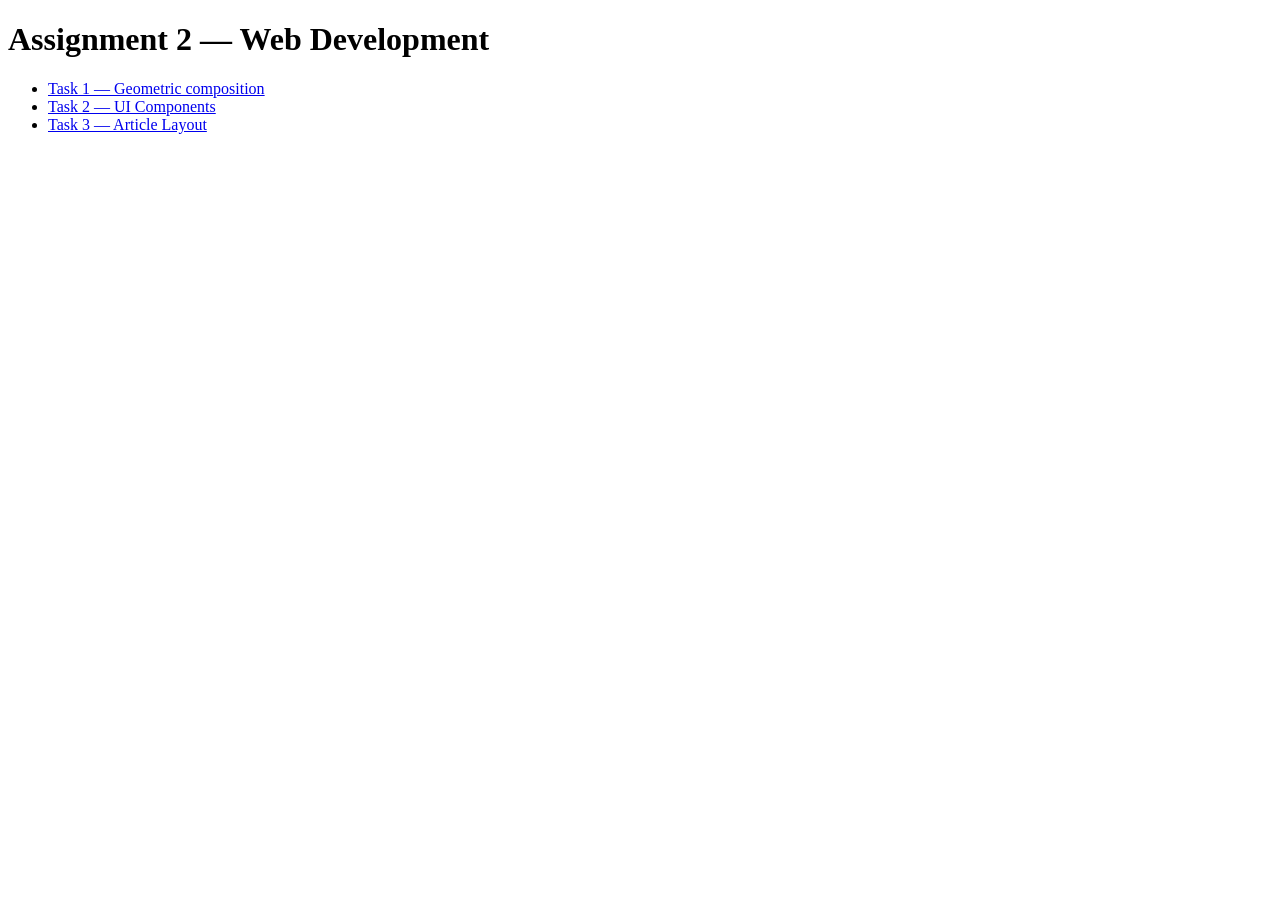
<file: index.html>
<!DOCTYPE html>
<html lang="en">
<head>
  <meta charset="UTF-8">
  <title>Assignment 2</title>
</head>
<body>
  <h1>Assignment 2 — Web Development</h1>
  <ul>
    <li><a href="task1.html">Task 1 — Geometric composition</a></li>
    <li><a href="task2.html">Task 2 — UI Components</a></li>
    <li><a href="task3.html">Task 3 — Article Layout</a></li>
  </ul>
</body>
</html>
</file>
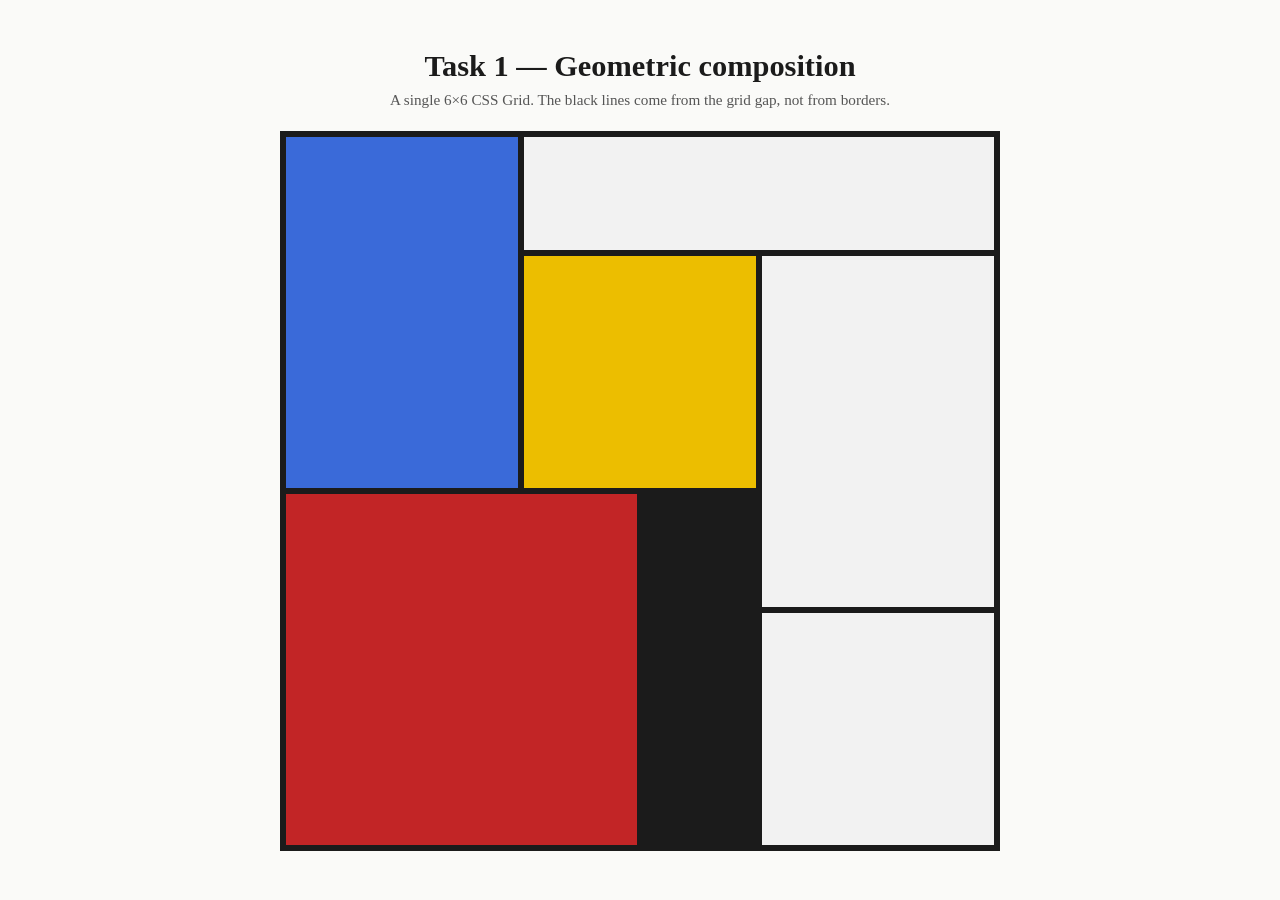
<file: task1.html>
<!DOCTYPE html>
<html lang="en">
<head>
  <meta charset="UTF-8" />
  <meta name="viewport" content="width=device-width, initial-scale=1.0" />
  <title>Task 1 — Geometric Composition (CSS Grid)</title>
  <link rel="stylesheet" href="css/style.css" />
</head>
<body>
  <main class="page">
    <h1 class="page__title">Task 1 — Geometric composition</h1>
    <p class="page__hint">A single 6×6 CSS Grid. The black lines come from the grid gap, not from borders.</p>

    <div class="composition">
      <div class="block block--blue"></div>
      <div class="block block--strip"></div>
      <div class="block block--yellow"></div>
      <div class="block block--panel"></div>
      <div class="block block--red"></div>
      <div class="block block--black"></div>
      <div class="block block--corner"></div>
    </div>
  </main>
</body>
</html>
</file>
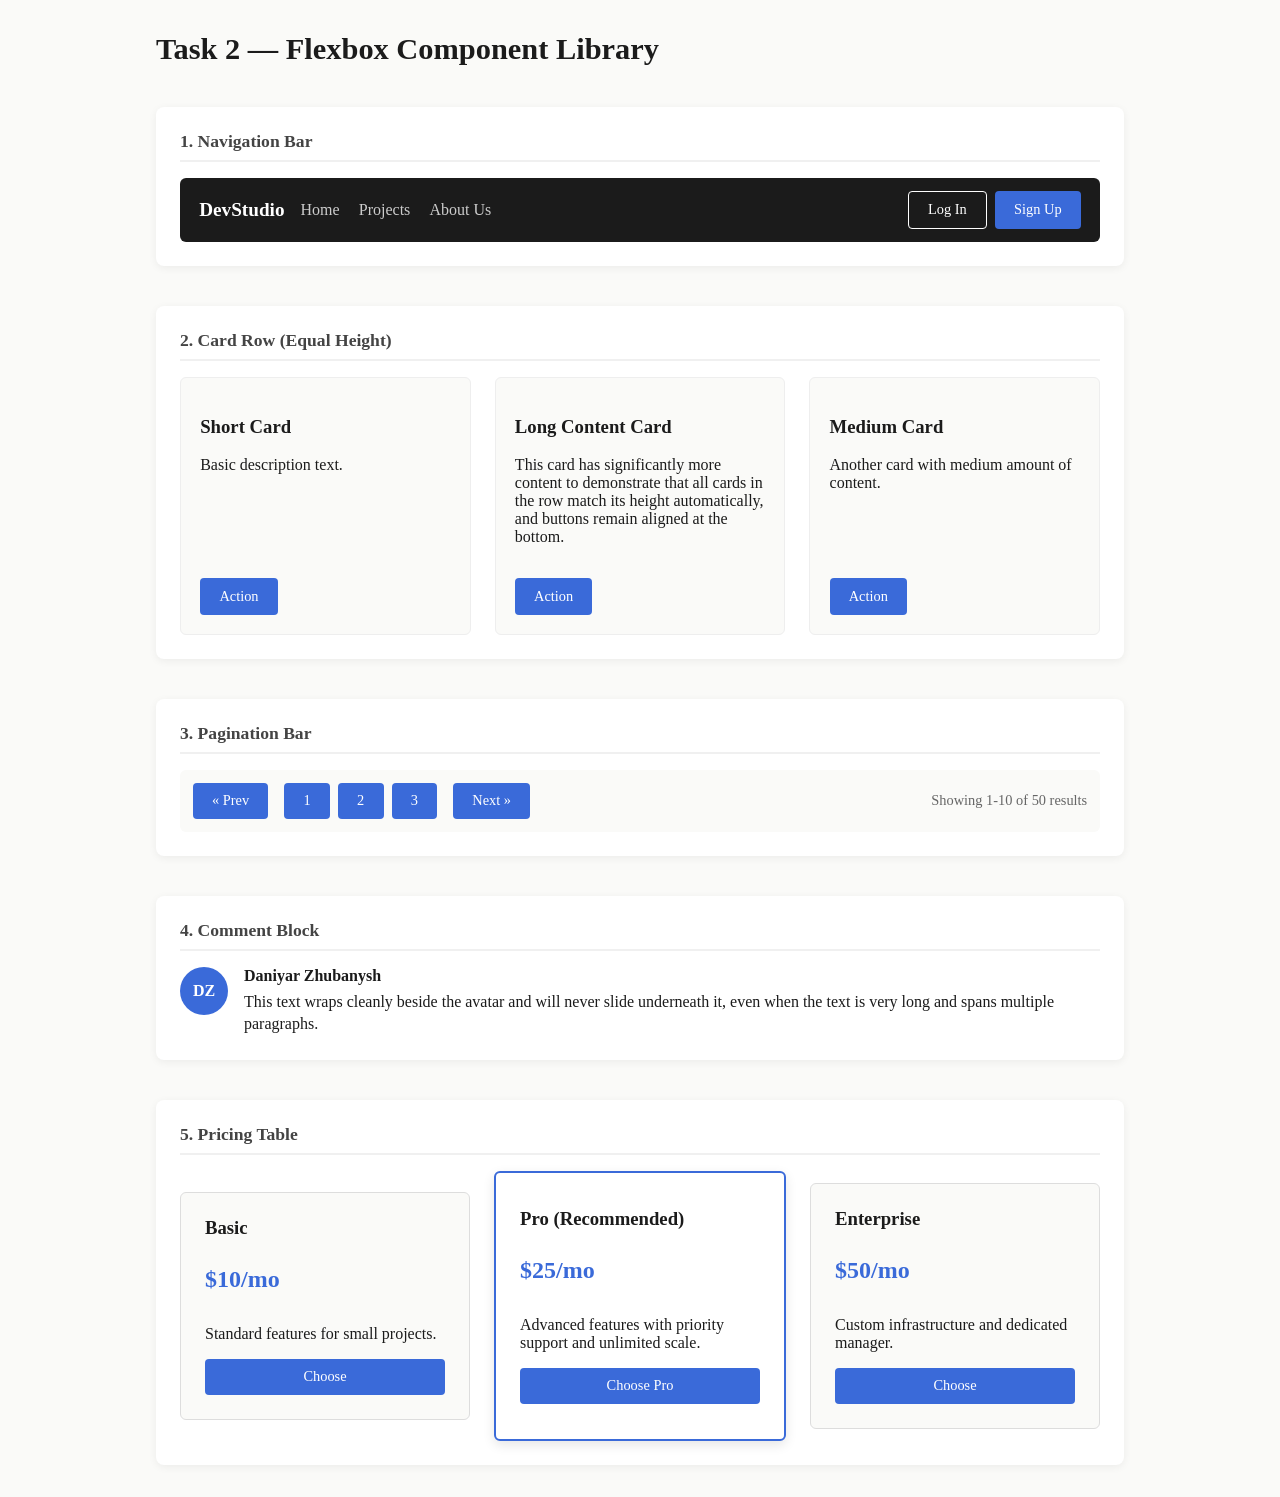
<file: task2.html>
<!DOCTYPE html>
<html lang="en">
<head>
  <meta charset="UTF-8" />
  <meta name="viewport" content="width=device-width, initial-scale=1.0" />
  <title>Task 2 — Component Library (Flexbox)</title>
  <link rel="stylesheet" href="css/style.css" />
</head>
<body>
  <main class="components-page">
    <h1 class="page__title">Task 2 — Flexbox Component Library</h1>

    
    <section class="component-section">
      <div class="component-title">1. Navigation Bar</div>
      <nav class="navbar">
        <div class="navbar__logo">DevStudio</div>
        <ul class="navbar__links">
          <li><a href="#">Home</a></li>
          <li><a href="#">Projects</a></li>
          <li><a href="#">About Us</a></li>
        </ul>
        <div class="navbar__actions">
          <button class="btn btn--outline">Log In</button>
          <button class="btn">Sign Up</button>
        </div>
      </nav>
    </section>

  
    <section class="component-section">
      <div class="component-title">2. Card Row (Equal Height)</div>
      <div class="card-row">
        <div class="card">
          <div class="card__body">
            <h3>Short Card</h3>
            <p>Basic description text.</p>
          </div>
          <button class="btn card__button">Action</button>
        </div>
        <div class="card">
          <div class="card__body">
            <h3>Long Content Card</h3>
            <p>This card has significantly more content to demonstrate that all cards in the row match its height automatically, and buttons remain aligned at the bottom.</p>
          </div>
          <button class="btn card__button">Action</button>
        </div>
        <div class="card">
          <div class="card__body">
            <h3>Medium Card</h3>
            <p>Another card with medium amount of content.</p>
          </div>
          <button class="btn card__button">Action</button>
        </div>
      </div>
    </section>

   
    <section class="component-section">
      <div class="component-title">3. Pagination Bar</div>
      <div class="pagination">
        <button class="btn">&laquo; Prev</button>
        <div class="pagination__pages">
          <button class="btn">1</button>
          <button class="btn">2</button>
          <button class="btn">3</button>
        </div>
        <button class="btn">Next &raquo;</button>
        <div class="pagination__count">Showing 1-10 of 50 results</div>
      </div>
    </section>

    
    <section class="component-section">
      <div class="component-title">4. Comment Block</div>
      <div class="comment">
        <div class="comment__avatar">DZ</div>
        <div class="comment__content">
          <h4>Daniyar Zhubanysh</h4>
          <p>This text wraps cleanly beside the avatar and will never slide underneath it, even when the text is very long and spans multiple paragraphs.</p>
        </div>
      </div>
    </section>

    
    <section class="component-section">
      <div class="component-title">5. Pricing Table</div>
      <div class="pricing-table">
        <div class="pricing-card">
          <h3>Basic</h3>
          <p class="price">$10/mo</p>
          <p>Standard features for small projects.</p>
          <button class="btn">Choose</button>
        </div>
        <div class="pricing-card pricing-card--featured">
          <h3>Pro (Recommended)</h3>
          <p class="price">$25/mo</p>
          <p>Advanced features with priority support and unlimited scale.</p>
          <button class="btn">Choose Pro</button>
        </div>
        <div class="pricing-card">
          <h3>Enterprise</h3>
          <p class="price">$50/mo</p>
          <p>Custom infrastructure and dedicated manager.</p>
          <button class="btn">Choose</button>
        </div>
      </div>
    </section>
  </main>
</body>
</html>
</file>
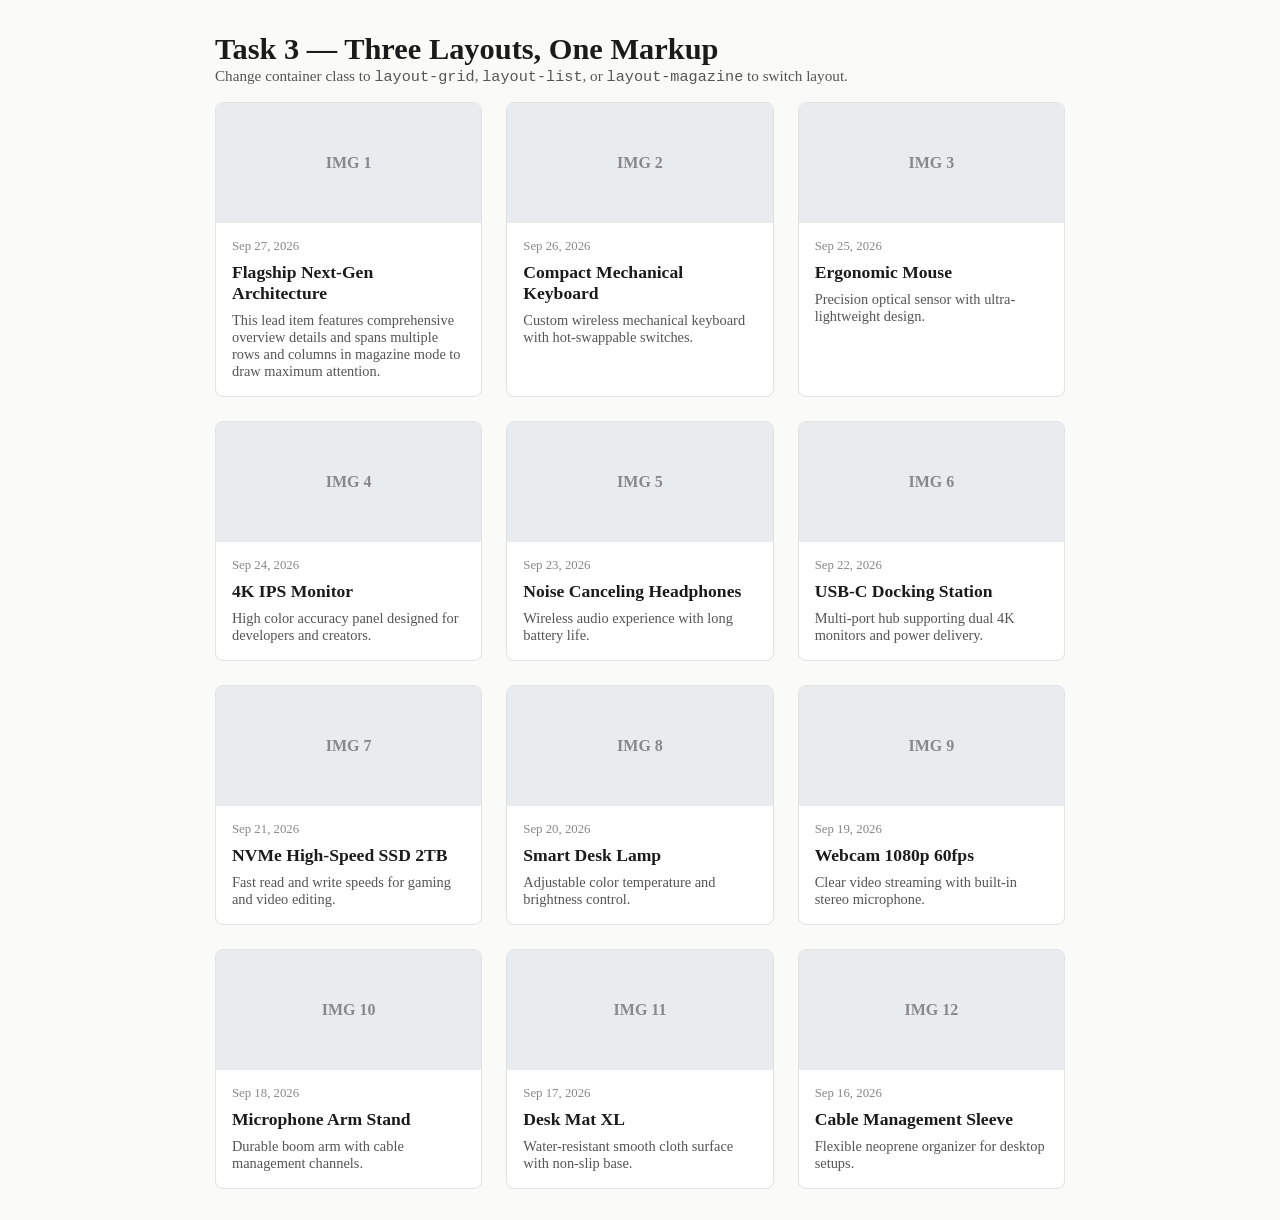
<file: task3.html>
<!DOCTYPE html>
<html lang="en">
<head>
  <meta charset="UTF-8" />
  <meta name="viewport" content="width=device-width, initial-scale=1.0" />
  <title>Task 3 — Three Layouts, One Markup</title>
  <link rel="stylesheet" href="css/style.css" />
</head>
<body>
  <main class="layout-page">
    <h1 class="page__title">Task 3 — Three Layouts, One Markup</h1>
    <p class="page__hint">
      Change container class to <code>layout-grid</code>, <code>layout-list</code>, or <code>layout-magazine</code> to switch layout.
    </p>

    <section class="products-container layout-grid">

      <article class="product-card product-card--lead">
        <div class="product-card__image-wrapper">
          <div class="product-card__img-placeholder">IMG 1</div>
        </div>
        <div class="product-card__content">
          <span class="product-card__date">Sep 27, 2026</span>
          <h2 class="product-card__title">Flagship Next-Gen Architecture</h2>
          <p class="product-card__desc">
            This lead item features comprehensive overview details and spans multiple rows and columns in magazine mode to draw maximum attention.
          </p>
        </div>
      </article>

      <article class="product-card">
        <div class="product-card__image-wrapper">
          <div class="product-card__img-placeholder">IMG 2</div>
        </div>
        <div class="product-card__content">
          <span class="product-card__date">Sep 26, 2026</span>
          <h2 class="product-card__title">Compact Mechanical Keyboard</h2>
          <p class="product-card__desc">Custom wireless mechanical keyboard with hot-swappable switches.</p>
        </div>
      </article>

      <article class="product-card">
        <div class="product-card__image-wrapper">
          <div class="product-card__img-placeholder">IMG 3</div>
        </div>
        <div class="product-card__content">
          <span class="product-card__date">Sep 25, 2026</span>
          <h2 class="product-card__title">Ergonomic Mouse</h2>
          <p class="product-card__desc">Precision optical sensor with ultra-lightweight design.</p>
        </div>
      </article>

      <article class="product-card">
        <div class="product-card__image-wrapper">
          <div class="product-card__img-placeholder">IMG 4</div>
        </div>
        <div class="product-card__content">
          <span class="product-card__date">Sep 24, 2026</span>
          <h2 class="product-card__title">4K IPS Monitor</h2>
          <p class="product-card__desc">High color accuracy panel designed for developers and creators.</p>
        </div>
      </article>

      <article class="product-card">
        <div class="product-card__image-wrapper">
          <div class="product-card__img-placeholder">IMG 5</div>
        </div>
        <div class="product-card__content">
          <span class="product-card__date">Sep 23, 2026</span>
          <h2 class="product-card__title">Noise Canceling Headphones</h2>
          <p class="product-card__desc">Wireless audio experience with long battery life.</p>
        </div>
      </article>

      <article class="product-card">
        <div class="product-card__image-wrapper">
          <div class="product-card__img-placeholder">IMG 6</div>
        </div>
        <div class="product-card__content">
          <span class="product-card__date">Sep 22, 2026</span>
          <h2 class="product-card__title">USB-C Docking Station</h2>
          <p class="product-card__desc">Multi-port hub supporting dual 4K monitors and power delivery.</p>
        </div>
      </article>

      <article class="product-card">
        <div class="product-card__image-wrapper">
          <div class="product-card__img-placeholder">IMG 7</div>
        </div>
        <div class="product-card__content">
          <span class="product-card__date">Sep 21, 2026</span>
          <h2 class="product-card__title">NVMe High-Speed SSD 2TB</h2>
          <p class="product-card__desc">Fast read and write speeds for gaming and video editing.</p>
        </div>
      </article>

      <article class="product-card">
        <div class="product-card__image-wrapper">
          <div class="product-card__img-placeholder">IMG 8</div>
        </div>
        <div class="product-card__content">
          <span class="product-card__date">Sep 20, 2026</span>
          <h2 class="product-card__title">Smart Desk Lamp</h2>
          <p class="product-card__desc">Adjustable color temperature and brightness control.</p>
        </div>
      </article>

      <article class="product-card">
        <div class="product-card__image-wrapper">
          <div class="product-card__img-placeholder">IMG 9</div>
        </div>
        <div class="product-card__content">
          <span class="product-card__date">Sep 19, 2026</span>
          <h2 class="product-card__title">Webcam 1080p 60fps</h2>
          <p class="product-card__desc">Clear video streaming with built-in stereo microphone.</p>
        </div>
      </article>

      <article class="product-card">
        <div class="product-card__image-wrapper">
          <div class="product-card__img-placeholder">IMG 10</div>
        </div>
        <div class="product-card__content">
          <span class="product-card__date">Sep 18, 2026</span>
          <h2 class="product-card__title">Microphone Arm Stand</h2>
          <p class="product-card__desc">Durable boom arm with cable management channels.</p>
        </div>
      </article>

      <article class="product-card">
        <div class="product-card__image-wrapper">
          <div class="product-card__img-placeholder">IMG 11</div>
        </div>
        <div class="product-card__content">
          <span class="product-card__date">Sep 17, 2026</span>
          <h2 class="product-card__title">Desk Mat XL</h2>
          <p class="product-card__desc">Water-resistant smooth cloth surface with non-slip base.</p>
        </div>
      </article>

      <article class="product-card">
        <div class="product-card__image-wrapper">
          <div class="product-card__img-placeholder">IMG 12</div>
        </div>
        <div class="product-card__content">
          <span class="product-card__date">Sep 16, 2026</span>
          <h2 class="product-card__title">Cable Management Sleeve</h2>
          <p class="product-card__desc">Flexible neoprene organizer for desktop setups.</p>
        </div>
      </article>

    </section>
  </main>
</body>
</html>
</file>
<file: css/style.css>
:root {
  --ink: #1b1b1b;
  --paper: #fafaf8;
  --blue: #3a6ad9;
  --yellow: #ecbe00;
  --red: #c22526;
  --panel: #f2f2f2;
  --line: 6px;             
  --font-body: "Georgia", "Times New Roman", serif;
}

* { box-sizing: border-box; }

body {
  margin: 0;
  min-height: 100vh;
  display: flex;
  align-items: center;
  justify-content: center;
  background: var(--paper);
  font-family: var(--font-body);
  color: var(--ink);
}

.page {
  width: 100%;
  padding: 2rem;
  display: flex;
  flex-direction: column;
  align-items: center;
  gap: 0.4rem;
}

.page__title {
  font-size: clamp(1.25rem, 2vw + 1rem, 1.9rem);
  margin: 0;
}

.page__hint {
  margin: 0 0 1rem;
  color: #555;
  font-size: 0.95rem;
}

.composition {
  display: grid;
  grid-template-columns: repeat(6, 1fr);
  grid-template-rows: repeat(6, 1fr);
  gap: var(--line);
  background: var(--ink);              
  border: var(--line) solid var(--ink);

  
  width: min(80vw, 80vh);
  aspect-ratio: 1 / 1;

  grid-template-areas:
    "blue  blue  strip  strip  strip  strip"
    "blue  blue  yellow yellow panel  panel"
    "blue  blue  yellow yellow panel  panel"
    "red   red   red    black  panel  panel"
    "red   red   red    black  corner corner"
    "red   red   red    black  corner corner";
}

.block { min-width: 0; min-height: 0; }

.block--blue   { grid-area: blue;   background: var(--blue); }
.block--strip  { grid-area: strip;  background: var(--panel); }
.block--yellow { grid-area: yellow; background: var(--yellow); }
.block--panel  { grid-area: panel;  background: var(--panel); }
.block--red    { grid-area: red;    background: var(--red); }
.block--black  { grid-area: black;  background: var(--ink); }
.block--corner { grid-area: corner; background: var(--panel); }


.components-page {
  max-width: 1000px;
  margin: 0 auto;
  padding: 2rem 1rem;
  display: flex;
  flex-direction: column;
  gap: 2.5rem;
}

.component-section {
  background: #ffffff;
  padding: 1.5rem;
  border-radius: 8px;
  box-shadow: 0 2px 8px rgba(0, 0, 0, 0.06);
}

.component-title {
  font-size: 1.1rem;
  font-weight: bold;
  color: #444;
  margin-bottom: 1rem;
  border-bottom: 2px solid #f0f0f0;
  padding-bottom: 0.5rem;
}


.btn {
  padding: 0.6rem 1.2rem;
  border: none;
  background: var(--blue);
  color: #fff;
  border-radius: 4px;
  cursor: pointer;
  font-family: inherit;
  font-size: 0.9rem;
}

.btn--outline {
  background: transparent;
  border: 1px solid #fff;
  color: #fff;
}


.navbar {
  display: flex;
  align-items: center;
  justify-content: space-between;
  gap: 1rem;
  background: var(--ink);
  color: #fff;
  padding: 0.8rem 1.2rem;
  border-radius: 6px;
}

.navbar__logo {
  font-weight: bold;
  font-size: 1.2rem;
  white-space: nowrap;
}

.navbar__links {
  display: flex;
  gap: 1.2rem;
  list-style: none;
  margin: 0;
  padding: 0;
}

.navbar__links a {
  color: #ccc;
  text-decoration: none;
}

.navbar__actions {
  display: flex;
  gap: 0.5rem;
  margin-left: auto; 
}


.card-row {
  display: flex;
  gap: 1.5rem;
  align-items: stretch; 
}

.card {
  flex: 1;
  display: flex;
  flex-direction: column;
  justify-content: space-between;
  background: var(--paper);
  padding: 1.2rem;
  border: 1px solid #eee;
  border-radius: 6px;
}

.card__body {
  margin-bottom: 1rem;
}

.card__button {
  margin-top: auto; 
  align-self: flex-start;
}


.pagination {
  display: flex;
  align-items: center;
  justify-content: space-between;
  flex-wrap: wrap; 
  gap: 1rem;
  padding: 0.8rem;
  background: var(--paper);
  border-radius: 6px;
}

.pagination__pages {
  display: flex;
  gap: 0.5rem;
  align-items: center;
}

.pagination__count {
  margin-left: auto;
  color: #666;
  font-size: 0.9rem;
}


.comment {
  display: flex;
  gap: 1rem;
  align-items: flex-start;
}

.comment__avatar {
  width: 48px;
  height: 48px;
  border-radius: 50%;
  background: var(--blue);
  color: #fff;
  display: flex;
  align-items: center;
  justify-content: center;
  font-weight: bold;
  flex-shrink: 0; 
}

.comment__content {
  flex: 1;
}

.comment__content h4 {
  margin: 0 0 0.4rem 0;
}

.comment__content p {
  margin: 0;
  line-height: 1.4;
}


.pricing-table {
  display: flex;
  align-items: center; 
  gap: 1.5rem;
}

.pricing-card {
  flex: 1;
  display: flex;
  flex-direction: column;
  padding: 1.5rem;
  background: var(--paper);
  border: 1px solid #ddd;
  border-radius: 6px;
}

.pricing-card--featured {
  padding: 2.2rem 1.5rem; 
  background: #fff;
  border: 2px solid var(--blue);
  box-shadow: 0 4px 12px rgba(0, 0, 0, 0.1);
}

.pricing-card h3 {
  margin-top: 0;
}

.price {
  font-size: 1.5rem;
  font-weight: bold;
  color: var(--blue);
  margin: 0.5rem 0 1rem;
}

.layout-page {
  max-width: 1200px;
  margin: 0 auto;
  padding: 2rem 1rem;
}

.product-card {
  display: flex;
  flex-direction: column;
  background: #ffffff;
  border: 1px solid #e2e2e2;
  border-radius: 8px;
  overflow: hidden;
}

.product-card__image-wrapper {
  background: #e9ecef;
  display: flex;
  align-items: center;
  justify-content: center;
  min-height: 120px;
}

.product-card__img-placeholder {
  font-weight: bold;
  color: #888;
}

.product-card__content {
  padding: 1rem;
  display: flex;
  flex-direction: column;
  gap: 0.5rem;
  flex: 1;
}

.product-card__date {
  font-size: 0.8rem;
  color: #888;
}

.product-card__title {
  font-size: 1.1rem;
  margin: 0;
}

.product-card__desc {
  font-size: 0.9rem;
  color: #555;
  margin: 0;
}

.layout-grid {
  display: grid;
  grid-template-columns: repeat(auto-fit, minmax(260px, 1fr));
  gap: 1.5rem;
}

.layout-list {
  display: flex;
  flex-direction: column;
  gap: 1rem;
}

.layout-list .product-card {
  flex-direction: row;
  align-items: center;
}

.layout-list .product-card__image-wrapper {
  width: 120px;
  height: 100%;
  flex-shrink: 0;
}

.layout-list .product-card__content {
  display: flex;
  flex-direction: row;
  align-items: center;
  justify-content: space-between;
  width: 100%;
  gap: 1rem;
}

.layout-list .product-card__date {
  margin-left: auto;
  white-space: nowrap;
}

.layout-magazine {
  display: grid;
  grid-template-columns: repeat(auto-fit, minmax(220px, 1fr));
  gap: 1.5rem;
}

.layout-magazine .product-card--lead {
  grid-column: span 2;
  grid-row: span 2;
  background: #f8f9fa;
  border: 2px solid var(--blue);
}

.layout-magazine .product-card--lead .product-card__title {
  font-size: 1.5rem;
  color: var(--blue);
}
</file>
